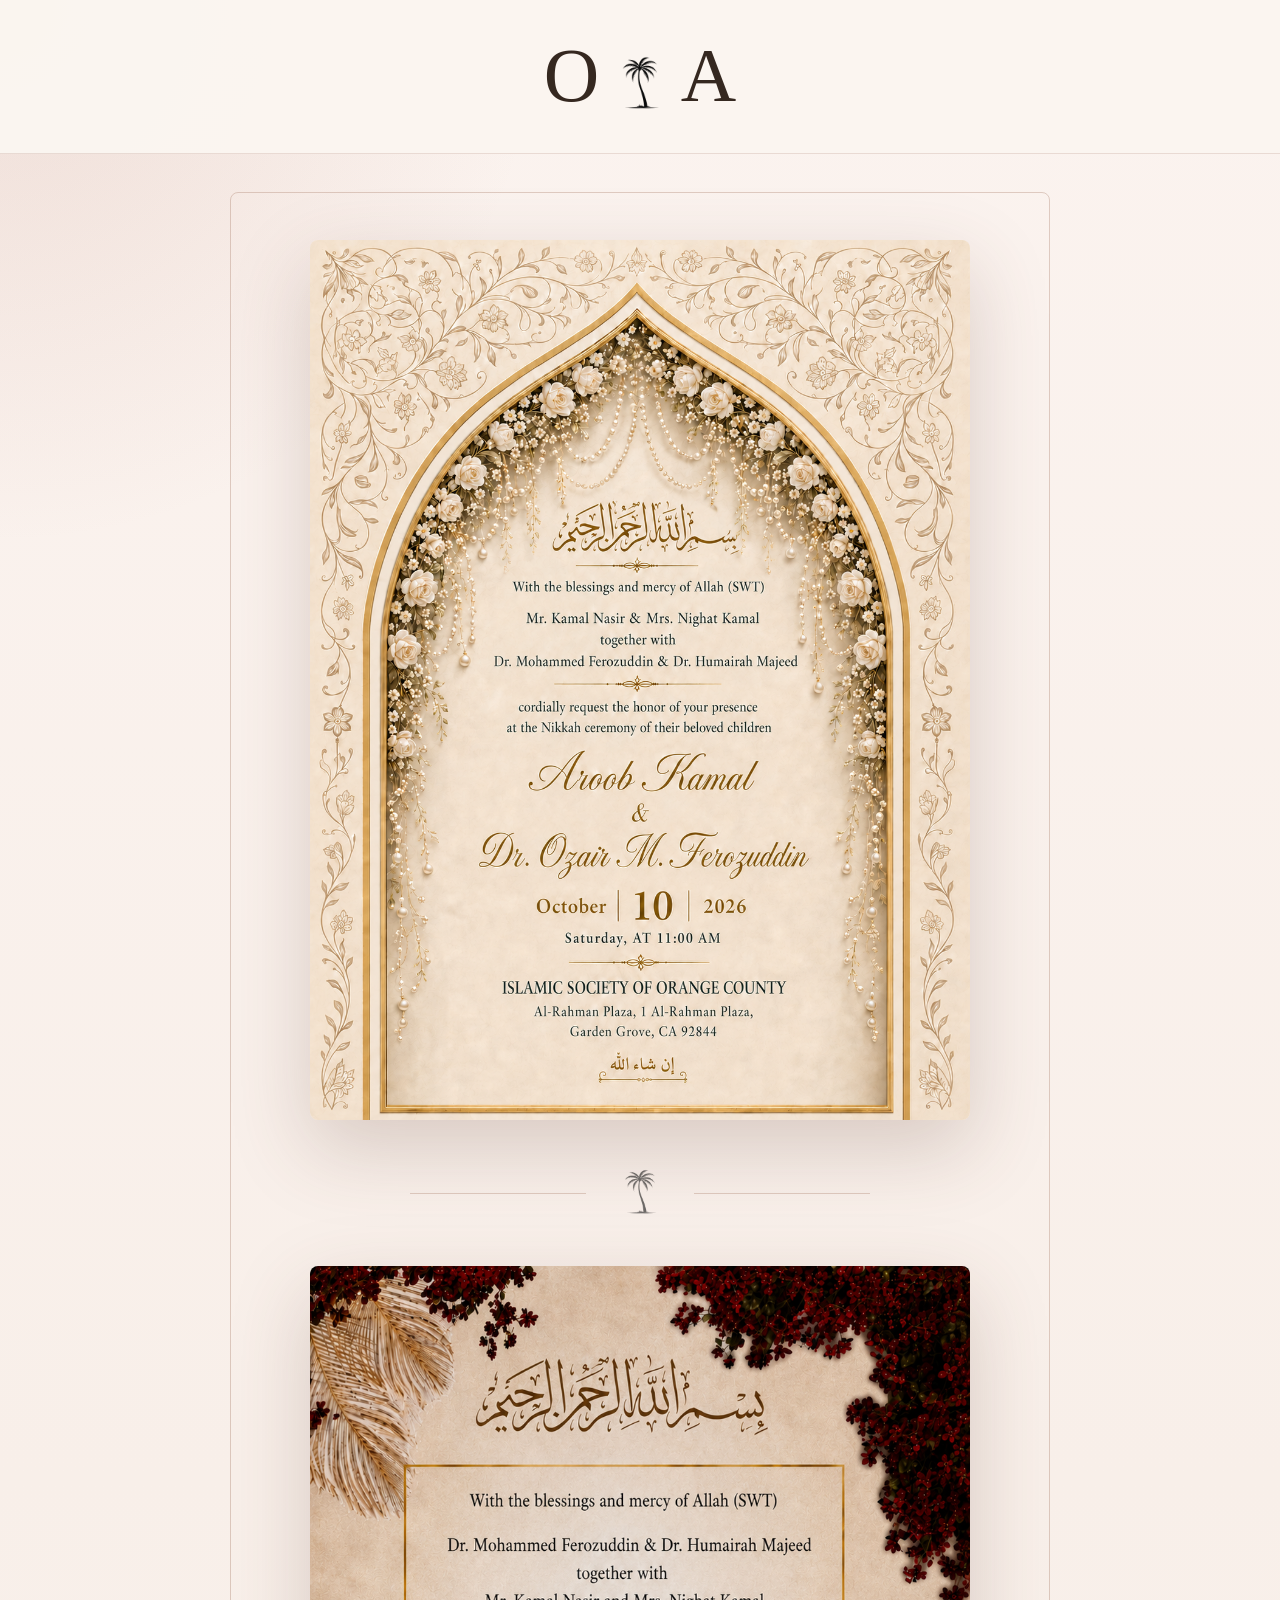
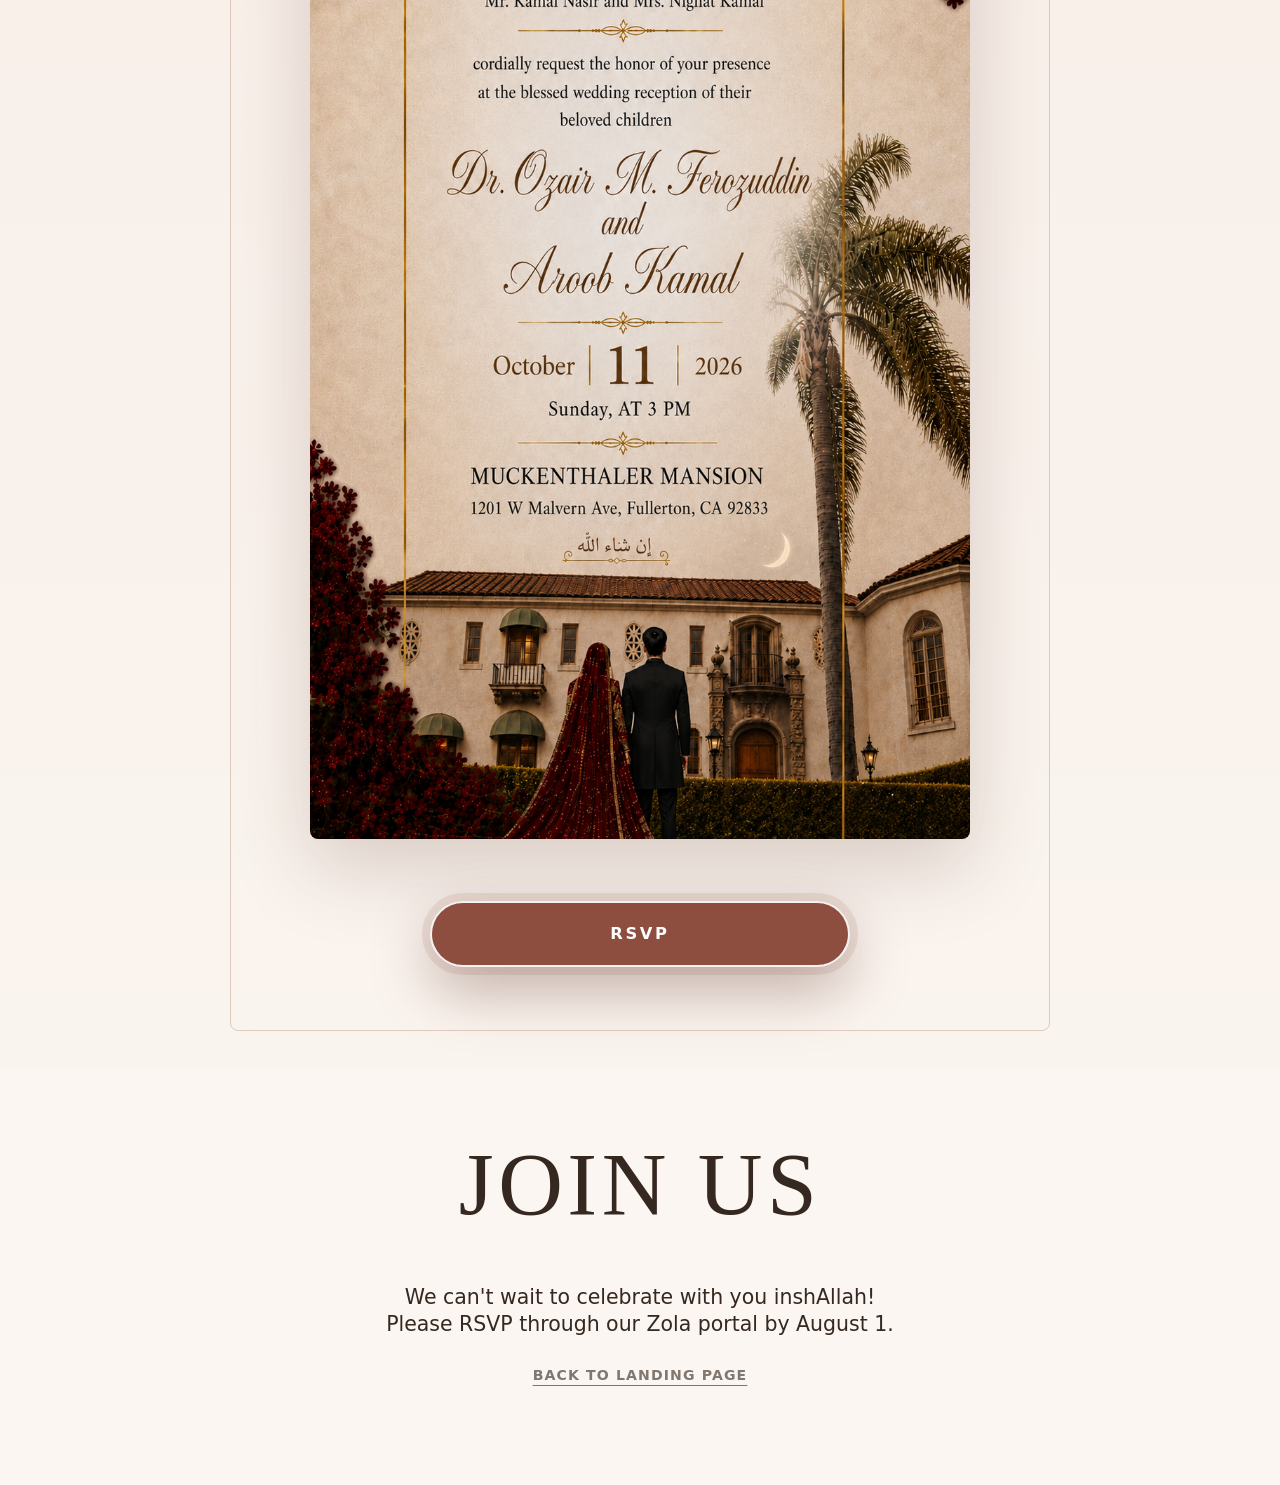
<file: invitation/index.html>
<!doctype html>
<html lang="en">
  <head>
    <meta charset="utf-8">
    <meta name="viewport" content="width=device-width, initial-scale=1">
    <meta name="robots" content="noindex, nofollow">
    <meta name="description" content="Wedding celebration website for Ozair and Aroob.">
    <meta property="og:title" content="Ozair & Aroob | Wedding Celebration">
    <meta property="og:description" content="Wedding invitation and celebration details for Ozair and Aroob.">
    <meta property="og:type" content="website">
    <meta property="og:url" content="https://ozairandaroob.com/invitation/">
    <meta property="og:image" content="https://ozairandaroob.com/assets/palmtreegpt.png">
    <meta property="og:image:alt" content="Palm tree silhouette">
    <meta name="twitter:card" content="summary">
    <meta name="twitter:title" content="Ozair & Aroob | Wedding Celebration">
    <meta name="twitter:description" content="Wedding invitation and celebration details for Ozair and Aroob.">
    <meta name="twitter:image" content="https://ozairandaroob.com/assets/palmtreegpt.png">
    <title>Ozair & Aroob | Wedding Celebration</title>
    <link rel="icon" href="data:image/svg+xml,%3Csvg xmlns='http://www.w3.org/2000/svg' viewBox='0 0 64 64'%3E%3Ctext y='52' x='32' text-anchor='middle' font-size='48'%3E%F0%9F%8C%B4%3C/text%3E%3C/svg%3E">
    <link rel="apple-touch-icon" href="../assets/palmtreegpt.png">
    <link rel="preload" as="image" href="../assets/NikkahFinal.png">
    <link rel="preload" as="image" href="../assets/ReceptionFinal.PNG">
    <link rel="stylesheet" href="../styles.css">
  </head>
  <body class="invitation-page">
    <header class="site-header" aria-label="Wedding site navigation">
      <a class="brand" href="../">
        O
        <img class="brand-palm" src="../assets/palmtreegpt.png" alt="">
        A
      </a>
    </header>

    <main>
      <section class="invitation-section" aria-label="Wedding invitations">
        <div class="invitation-grid">
          <div class="invitation-frame">
            <img src="../assets/NikkahFinal.png" alt="Nikkah invitation for Ozair and Aroob">
          </div>
          <div class="invitation-divider" aria-hidden="true">
            <span></span>
            <img src="../assets/palmtreegpt.png" alt="">
            <span></span>
          </div>
          <div class="invitation-frame">
            <img src="../assets/ReceptionFinal.PNG" alt="Reception invitation for Ozair and Aroob">
          </div>
        </div>
        <a class="primary-button invitation-rsvp" href="https://www.zola.com/wedding/ozairandaroob">RSVP</a>
      </section>

      <!--
      <section id="welcome" class="nikkah-section" aria-labelledby="nikkah-title">
        <img class="nikkah-image" src="../assets/isoc-masjid-cropped.jpg" alt="Islamic Association of Orange County mosque exterior">
        <div class="nikkah-veil"></div>
        <div class="nikkah-card">
          <h2 id="nikkah-title">Nikkah</h2>
          <dl class="nikkah-list">
            <div>
              <dt>Date</dt>
              <dd>Saturday, October 10, 2026</dd>
            </div>
            <div>
              <dt>Time</dt>
              <dd>Ceremony: 11:30 AM / Lunch</dd>
            </div>
            <div>
              <dt>Location</dt>
              <dd>Islamic Society of Orange County</dd>
            </div>
          </dl>
        </div>
      </section>

      <section id="ceremony" class="reception-section" aria-labelledby="reception-title">
        <img class="reception-image" src="../assets/mansion.jpg" alt="Muckenthaler Mansion exterior with palm trees">
        <div class="reception-veil"></div>
        <div class="reception-card">
          <h2 id="reception-title">Reception</h2>
          <dl class="reception-list">
            <div>
              <dt>Date</dt>
              <dd>Sunday, October 11, 2026</dd>
            </div>
            <div>
              <dt>Time</dt>
              <dd>3:00 PM</dd>
            </div>
            <div>
              <dt>Location</dt>
              <dd>Muckenthaler Mansion</dd>
            </div>
          </dl>
        </div>
      </section>
      -->
    </main>

    <footer id="details" class="footer">
      <h2>Join Us</h2>
      <p>We can't wait to celebrate with you inshAllah!</p>
      <p>Please RSVP through our Zola portal by August 1.</p>
      <a class="landing-link" href="../">Back to landing page</a>
    </footer>
  </body>
</html>
</file>
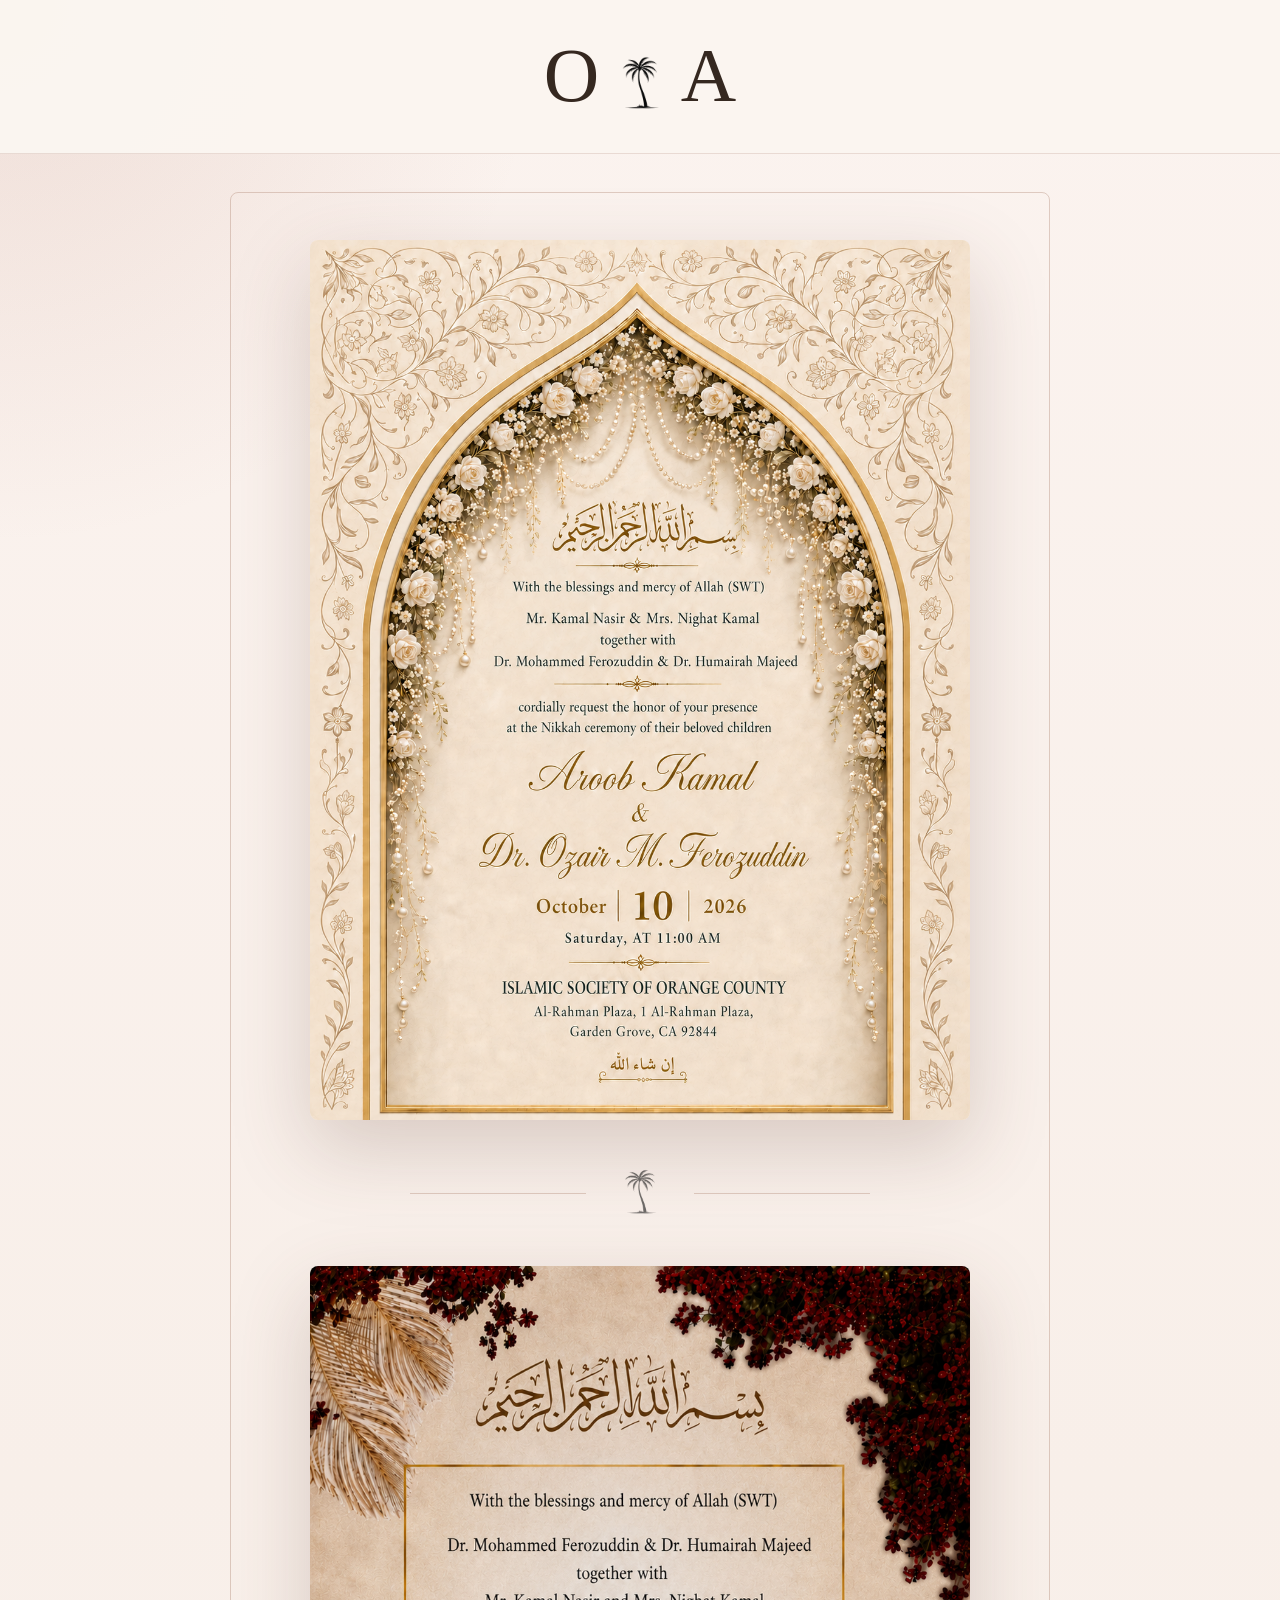
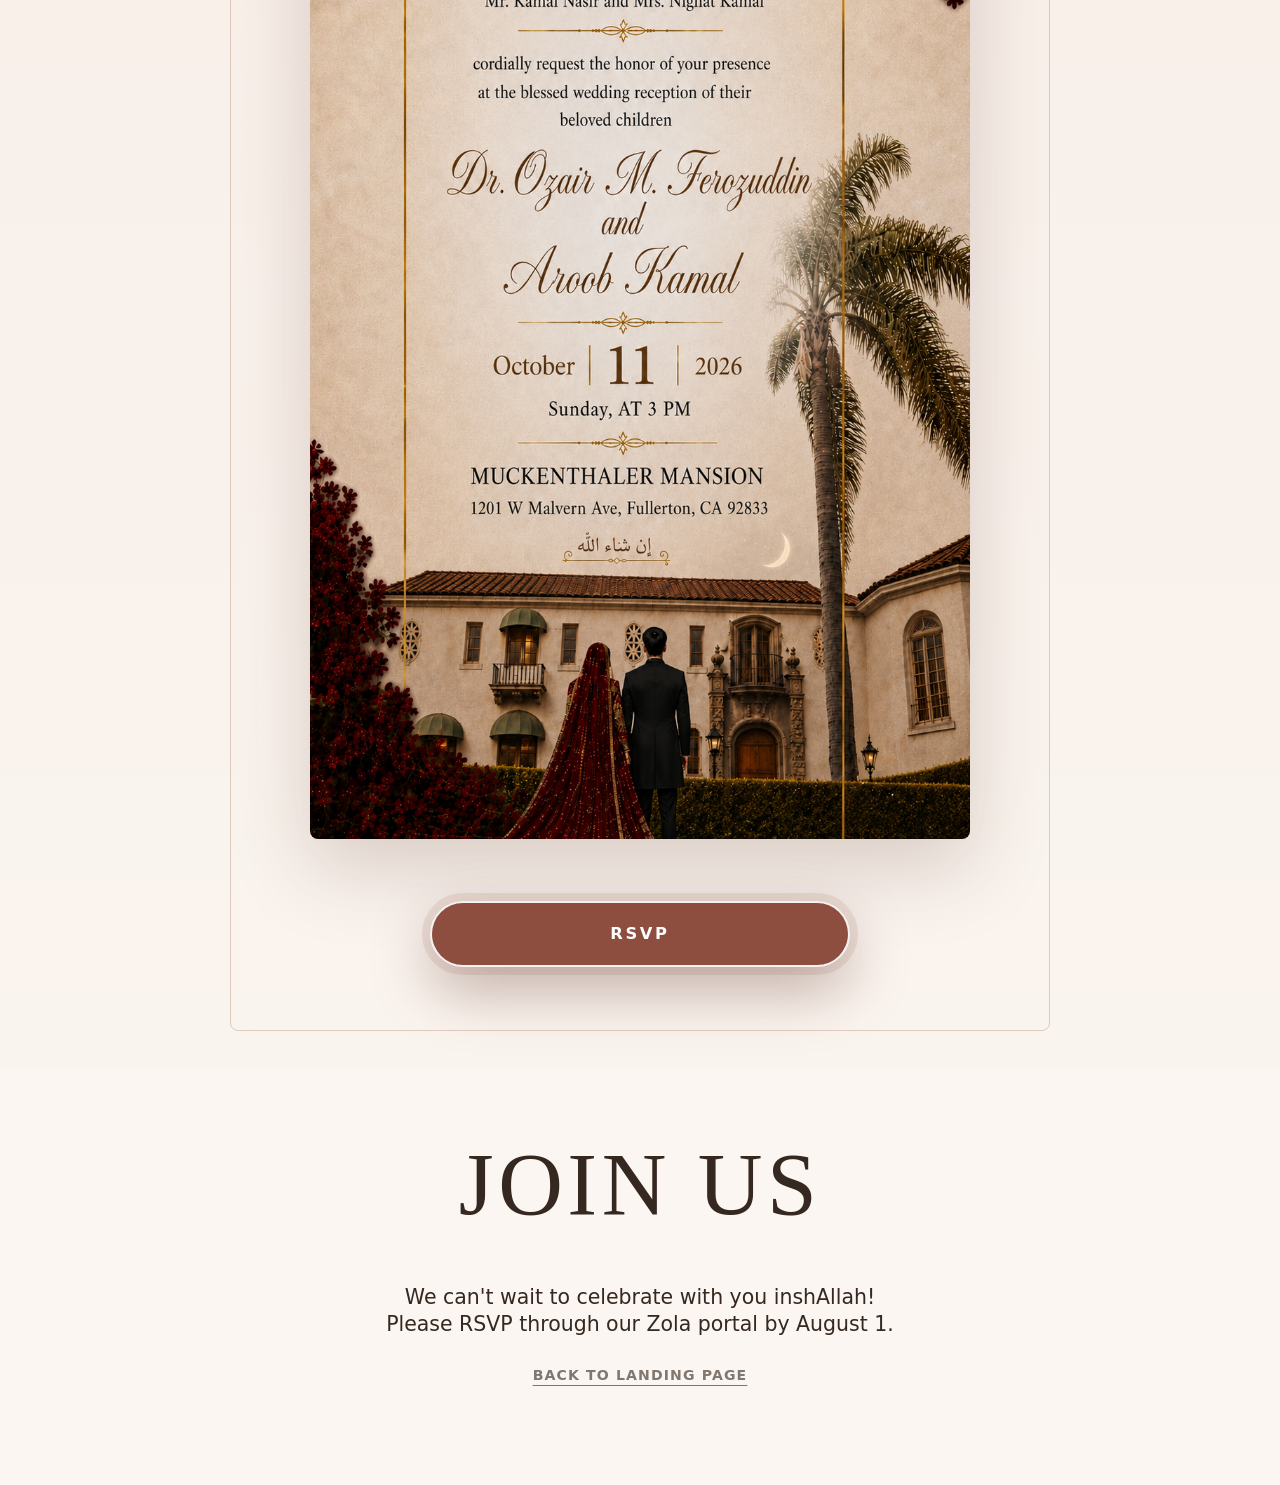
<file: invitation.html>
<!doctype html>
<html lang="en">
  <head>
    <meta charset="utf-8">
    <meta name="viewport" content="width=device-width, initial-scale=1">
    <meta name="robots" content="noindex, nofollow">
    <meta http-equiv="refresh" content="0; url=invitation/">
    <title>Redirecting to Ozair &amp; Aroob Invitation</title>
    <link rel="canonical" href="https://ozairandaroob.com/invitation/">
  </head>
  <body>
    <p><a href="invitation/">Continue to the invitation</a></p>
  </body>
</html>
</file>
<file: styles.css>
:root {
  --ink: #352820;
  --paper: #fbf6f1;
  --sage: #8f7465;
  --rose: #a77b68;
  --white: #ffffff;
  --shadow: 0 22px 70px rgba(22, 32, 29, 0.18);
}

* {
  box-sizing: border-box;
}

html {
  scroll-behavior: smooth;
}

body {
  margin: 0;
  color: var(--ink);
  background: var(--paper);
  font-family: Inter, ui-sans-serif, system-ui, -apple-system, BlinkMacSystemFont, "Segoe UI", sans-serif;
}

body.landing-page,
body.invitation-page {
  min-height: 100vh;
}

button,
input,
select,
textarea {
  font: inherit;
}

a {
  color: inherit;
}

.site-header {
  position: relative;
  z-index: 10;
  display: grid;
  grid-template-columns: 1fr;
  align-items: center;
  justify-items: center;
  width: 100%;
  min-height: 154px;
  margin: 0;
  padding: 24px clamp(24px, 4vw, 76px);
  border-bottom: 1px solid rgba(167, 123, 104, 0.22);
  color: var(--ink);
  background: rgba(251, 246, 241, 0.96);
}

.brand {
  display: inline-flex;
  align-items: center;
  justify-self: center;
  gap: 0.16em;
  text-decoration: none;
  font-family: Georgia, "Times New Roman", serif;
  font-size: clamp(4.2rem, 6vw, 6.4rem);
  line-height: 1;
  letter-spacing: 0;
}

.brand-palm {
  display: inline-block;
  width: 0.74em;
  height: 0.94em;
  object-fit: contain;
  transform: translateY(0.1em);
}

.primary-button {
  min-height: 44px;
  border: 0;
  border-radius: 999px;
  cursor: pointer;
  font-weight: 700;
  display: inline-flex;
  align-items: center;
  justify-content: center;
  width: max-content;
  min-width: 280px;
  padding: 0 42px;
  color: var(--rose);
  background: rgba(255, 255, 255, 0.96);
  text-decoration: none;
  box-shadow: 0 18px 44px rgba(53, 40, 32, 0.24);
  transition: transform 180ms ease, background 180ms ease;
}

.primary-button:hover {
  transform: translateY(-1px);
}

.primary-button:hover {
  background: var(--white);
}

.hero {
  position: relative;
  display: grid;
  min-height: calc(100vh - 154px);
  overflow: hidden;
  color: var(--white);
}

.hero-video,
.hero-tint {
  position: absolute;
  inset: 0;
  width: 100%;
  height: 100%;
}

.hero-video {
  object-fit: cover;
}

.hero-tint {
  background:
    linear-gradient(0deg, rgba(20, 14, 10, 0.48), rgba(20, 14, 10, 0.05) 54%),
    rgba(245, 216, 166, 0.08);
}

.hero-content {
  position: relative;
  z-index: 1;
  align-self: center;
  justify-self: center;
  display: grid;
  justify-items: center;
  width: min(1320px, calc(100% - 40px));
  margin: 0 auto;
  padding: clamp(80px, 11vw, 150px) 0 34px;
  text-align: center;
}

.hero h1 {
  max-width: 1180px;
  margin: 0;
  font-family: Georgia, "Times New Roman", serif;
  font-size: clamp(4.7rem, 10vw, 9.1rem);
  font-weight: 400;
  line-height: 0.9;
  letter-spacing: 0;
  text-transform: uppercase;
}

.hero-location,
.hero-date {
  margin: 0;
  color: rgba(255, 255, 255, 0.96);
  font-weight: 400;
  line-height: 1.15;
}

.hero-location {
  margin-top: 28px;
  font-size: clamp(2rem, 4vw, 3.55rem);
}

.hero-date {
  margin-top: 14px;
  margin-bottom: 62px;
  font-size: clamp(1.65rem, 3vw, 2.85rem);
}

.landing-hero {
  min-height: 100vh;
}

.landing-content {
  padding-top: clamp(96px, 12vw, 164px);
}

.enter-button {
  position: relative;
  display: inline-flex;
  align-items: center;
  justify-content: center;
  min-height: 52px;
  margin-top: 4px;
  padding: 0 14px;
  color: rgba(255, 255, 255, 0.96);
  background: transparent;
  border: 0;
  text-decoration: none;
  font-size: clamp(1.05rem, 1.8vw, 1.35rem);
  font-weight: 800;
  letter-spacing: 0.22em;
  text-transform: uppercase;
}

.enter-button::after {
  content: "";
  position: absolute;
  left: 14px;
  right: calc(14px + 0.22em);
  bottom: 7px;
  height: 1px;
  background: currentColor;
  transform: scaleX(0.55);
  transform-origin: center;
  transition: transform 220ms ease;
}

.enter-button:hover::after {
  transform: scaleX(1);
}

.invitation-page {
  background:
    radial-gradient(circle at top left, rgba(183, 123, 104, 0.18), transparent 34rem),
    linear-gradient(180deg, #fbf3ef 0%, #f8efe9 48%, var(--paper) 100%);
}

.invitation-section {
  position: relative;
  display: grid;
  justify-items: center;
  gap: clamp(26px, 4vw, 44px);
  padding: clamp(46px, 7vw, 86px) 20px clamp(64px, 8vw, 108px);
  text-align: center;
}

.invitation-section::before {
  content: "";
  position: absolute;
  inset: clamp(20px, 3vw, 38px) max(16px, calc((100% - 820px) / 2));
  border: 1px solid rgba(167, 123, 104, 0.34);
  border-radius: 8px;
  pointer-events: none;
}

.invitation-grid {
  position: relative;
  z-index: 1;
  display: grid;
  grid-template-columns: 1fr;
  gap: clamp(24px, 4vw, 42px);
  align-items: start;
  width: min(660px, 100%);
}

.invitation-frame {
  display: block;
  width: 100%;
  border-radius: 8px;
  background: transparent;
  box-shadow: 0 28px 80px rgba(98, 65, 48, 0.22);
}

.invitation-frame img {
  display: block;
  width: 100%;
  border-radius: 8px;
}

.invitation-divider {
  display: grid;
  grid-template-columns: minmax(42px, 1fr) auto minmax(42px, 1fr);
  align-items: center;
  gap: clamp(14px, 3vw, 28px);
  width: min(460px, 86%);
  margin: 0 auto;
}

.invitation-divider span {
  height: 1px;
  background: rgba(167, 123, 104, 0.34);
}

.invitation-divider img {
  width: 52px;
  height: 62px;
  object-fit: contain;
  opacity: 0.58;
}

.invitation-rsvp {
  position: relative;
  z-index: 1;
  min-height: 66px;
  min-width: min(420px, 88vw);
  margin-top: 18px;
  border: 2px solid rgba(255, 255, 255, 0.92);
  color: var(--white);
  background: #8d4e3f;
  box-shadow:
    0 22px 60px rgba(88, 43, 32, 0.36),
    0 0 0 8px rgba(167, 123, 104, 0.16);
  font-size: 1.02rem;
  letter-spacing: 0.16em;
  text-transform: uppercase;
}

.invitation-rsvp:hover {
  background: #743e32;
  box-shadow:
    0 24px 66px rgba(88, 43, 32, 0.42),
    0 0 0 8px rgba(167, 123, 104, 0.22);
}

.nikkah-section,
.reception-section {
  position: relative;
  display: grid;
  min-height: min(56vw, 760px);
  overflow: hidden;
  isolation: isolate;
}

.nikkah-image,
.nikkah-veil,
.reception-image,
.reception-veil {
  position: absolute;
  inset: 0;
  width: 100%;
  height: 100%;
}

.nikkah-image,
.reception-image {
  z-index: -2;
  object-fit: cover;
  object-position: center center;
}

.nikkah-veil,
.reception-veil {
  z-index: -1;
  background: rgba(251, 246, 241, 0.25);
}

.nikkah-card,
.reception-card {
  align-self: center;
  width: min(430px, calc(100% - 40px));
  padding: clamp(28px, 2.8vw, 44px) clamp(28px, 2.6vw, 38px);
  border-radius: 18px;
  color: var(--ink);
  background: rgba(251, 246, 241, 0.56);
  box-shadow: none;
  backdrop-filter: blur(1px);
}

.nikkah-card {
  align-self: end;
  justify-self: end;
  margin: 118px clamp(20px, 5.2vw, 108px) 36px 20px;
}

.reception-card {
  align-self: start;
  justify-self: start;
  width: min(400px, calc(100% - 40px));
  margin: 36px 20px 96px clamp(20px, 5.6vw, 112px);
}

.nikkah-card h2,
.reception-card h2 {
  margin: 0 0 30px;
  font-size: clamp(2.55rem, 3.9vw, 3.65rem);
  font-weight: 900;
  line-height: 1;
  letter-spacing: 0.16em;
  text-transform: uppercase;
}

.reception-card h2 {
  font-size: clamp(2.15rem, 2.9vw, 2.75rem);
  letter-spacing: 0.08em;
}

.nikkah-list,
.reception-list {
  display: grid;
  gap: 24px;
  margin: 0;
}

.nikkah-list div,
.reception-list div {
  display: grid;
  gap: 8px;
}

.nikkah-list dt,
.reception-list dt {
  color: var(--rose);
  font-size: clamp(1.05rem, 1.7vw, 1.55rem);
  font-weight: 900;
  letter-spacing: 0.26em;
  text-transform: uppercase;
}

.nikkah-list dd,
.reception-list dd {
  margin: 0;
  font-size: clamp(1.05rem, 1.6vw, 1.42rem);
  line-height: 1.32;
}

.footer {
  display: grid;
  justify-items: center;
  padding: clamp(48px, 6vw, 72px) 20px clamp(74px, 8vw, 104px);
  color: var(--ink);
  text-align: center;
  background: var(--paper);
}

.footer h2 {
  margin: 0 0 clamp(38px, 4.5vw, 60px);
  font-family: Georgia, "Times New Roman", serif;
  font-size: clamp(4rem, 7vw, 6.8rem);
  font-weight: 400;
  line-height: 0.95;
  letter-spacing: 0.05em;
  text-transform: uppercase;
}

.footer p {
  margin: 0;
  max-width: 720px;
  font-size: clamp(1.08rem, 1.6vw, 1.45rem);
  line-height: 1.35;
}

.landing-link {
  margin-top: 28px;
  color: rgba(53, 40, 32, 0.62);
  font-size: 0.88rem;
  font-weight: 700;
  letter-spacing: 0.08em;
  text-transform: uppercase;
  text-decoration: underline;
  text-underline-offset: 5px;
  transition: color 180ms ease;
}

.landing-link:hover {
  color: var(--ink);
}

@media (max-width: 840px) {
  .site-header {
    min-height: 118px;
    padding-inline: 18px;
  }

  .hero {
    min-height: calc(100vh - 118px);
  }

  .landing-hero {
    min-height: 100vh;
  }

  .hero-content {
    width: min(100% - 32px, 680px);
    padding-top: 72px;
    padding-bottom: 36px;
  }

  .nikkah-section,
  .reception-section {
    min-height: auto;
    padding: 72px 0 86px;
  }

  .nikkah-image,
  .reception-image {
    object-position: center bottom;
  }

  .nikkah-card,
  .reception-card {
    width: min(74vw, 390px);
    margin: 0;
  }

  .nikkah-card {
    justify-self: end;
    margin: 48px 24px 0 0;
  }

  .reception-card {
    width: min(74vw, 370px);
    justify-self: start;
    margin: 0 0 0 24px;
  }

  .footer {
    padding-inline: 20px;
  }
}

@media (max-width: 520px) {
  .site-header {
    min-height: 92px;
    padding: 14px;
  }

  .brand {
    font-size: clamp(2.25rem, 13vw, 3.4rem);
  }

  .hero-content {
    padding-top: 54px;
  }

  .hero h1 {
    font-size: clamp(3.05rem, 16vw, 4.6rem);
  }

  .hero-location {
    margin-top: 20px;
    font-size: clamp(1.45rem, 8vw, 2.1rem);
  }

  .hero-date {
    margin-bottom: 42px;
    font-size: clamp(1.25rem, 7vw, 1.85rem);
  }

  .landing-content {
    padding-top: 84px;
  }

  .primary-button {
    min-width: min(280px, 86vw);
  }

  .nikkah-section,
  .reception-section {
    padding: 54px 0 74px;
  }

  .nikkah-card,
  .reception-card {
    width: min(88vw, 360px);
    border-radius: 14px;
  }

  .nikkah-card {
    margin-right: 16px;
  }

  .reception-card {
    margin-left: 16px;
  }

  .reception-card h2 {
    font-size: clamp(2rem, 9vw, 2.65rem);
    letter-spacing: 0.08em;
  }

  .nikkah-card h2,
  .reception-card h2 {
    letter-spacing: 0.12em;
  }

  .footer {
    padding-top: 42px;
  }

  .invitation-section {
    padding-top: 38px;
  }

  .invitation-frame {
    width: 100%;
  }

  .invitation-grid {
    width: min(430px, 92vw);
  }

  .invitation-rsvp {
    min-width: min(320px, 86vw);
    min-height: 60px;
    font-size: 0.95rem;
  }

}

@media (prefers-reduced-motion: reduce) {
  html {
    scroll-behavior: auto;
  }

  .hero-video {
    display: none;
  }

  .hero {
    background: url("assets/la-palms-poster.png") center / cover;
  }

  .primary-button {
    transition: none;
  }
}
</file>
